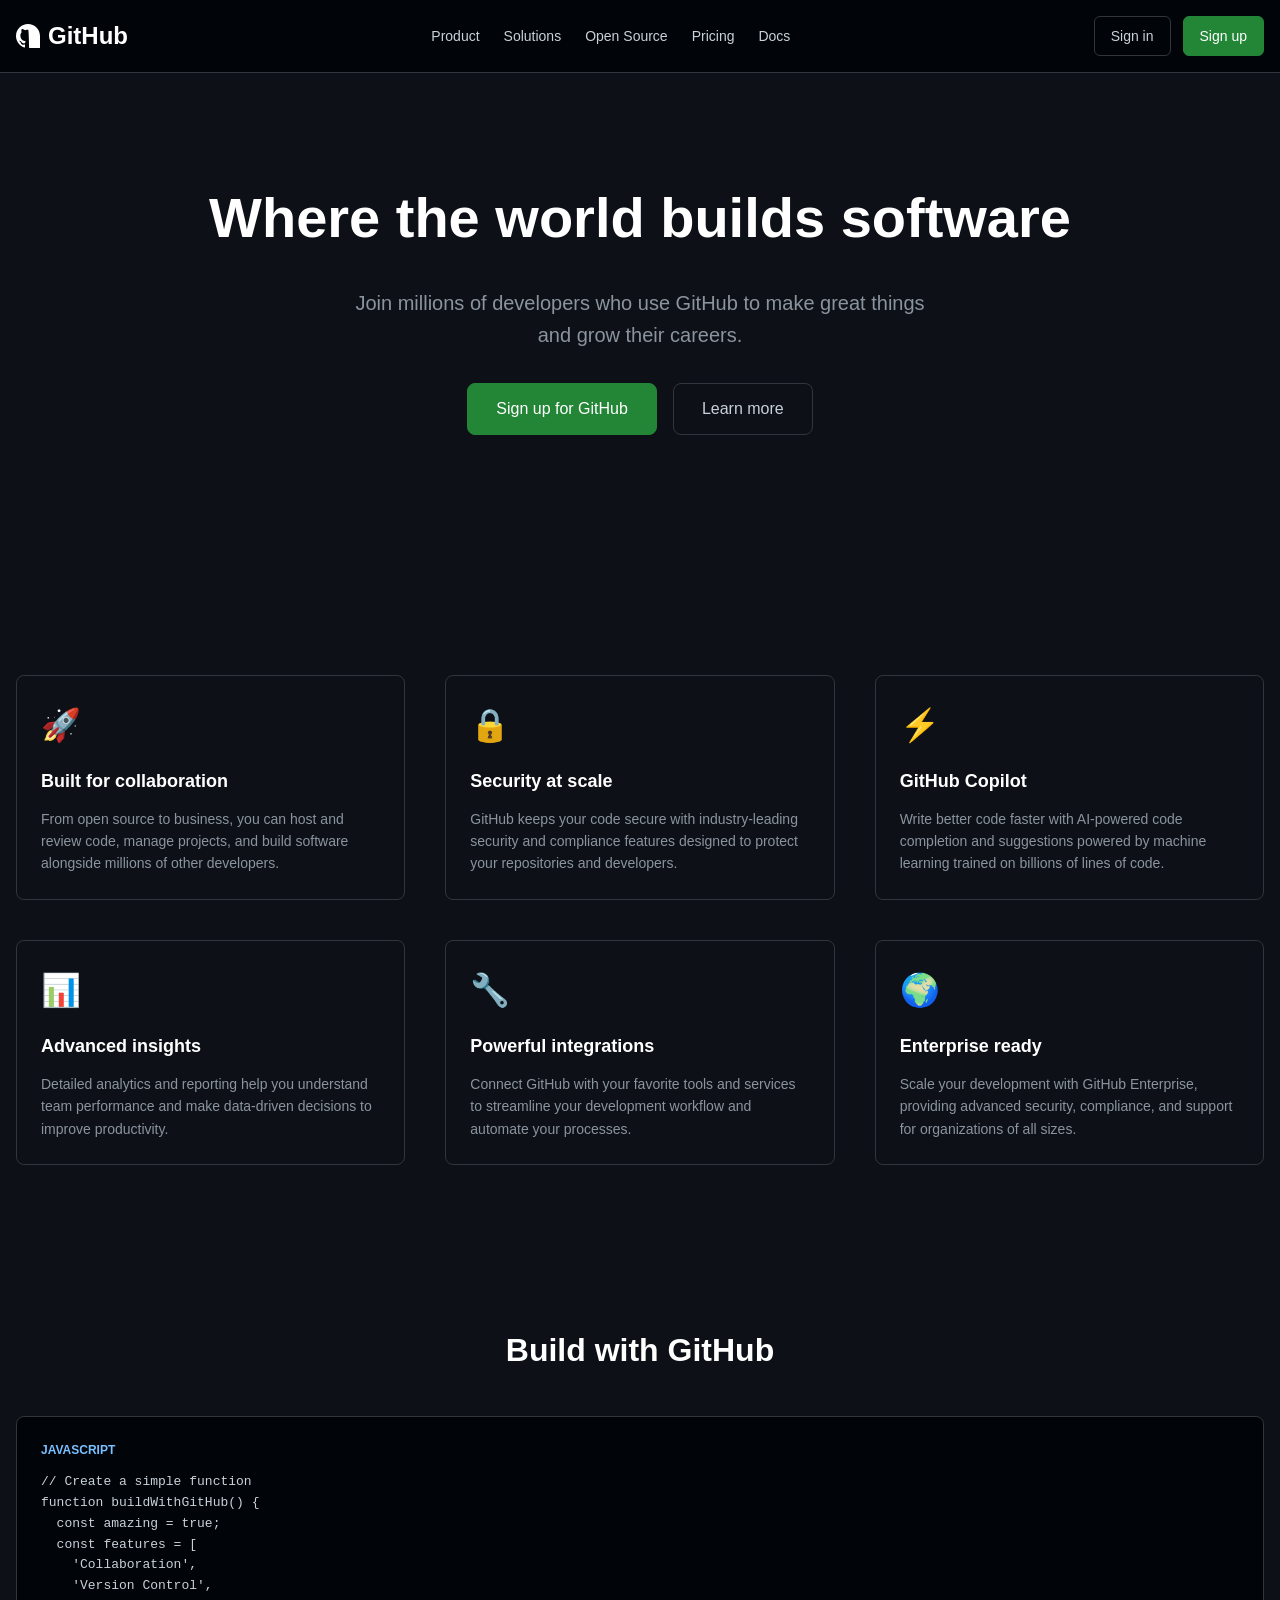
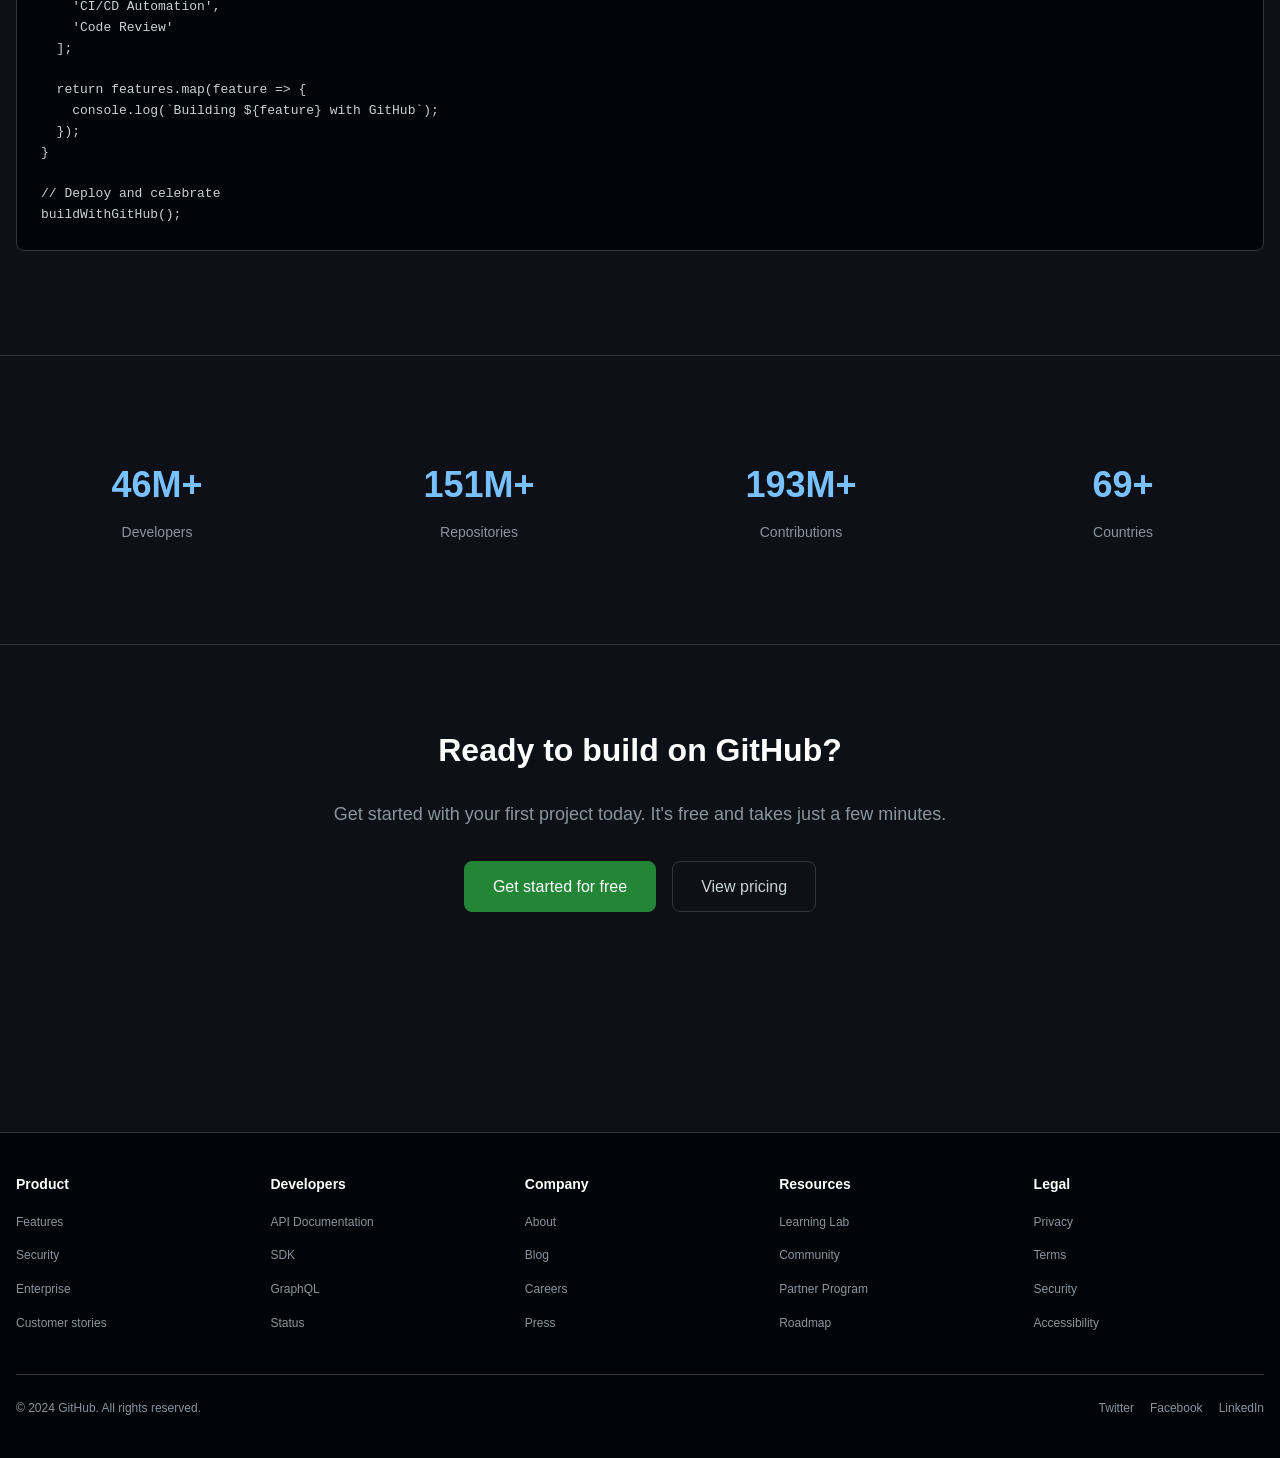
<file: index.html>
<!DOCTYPE html>
<html lang="en">
<head>
    <meta charset="UTF-8">
    <meta name="viewport" content="width=device-width, initial-scale=1.0">
    <title>GitHub - Where the world builds software</title>
    <link rel="stylesheet" href="landingpage.css">
</head>
<body>
    <!-- Header -->
    <header>
        <div class="header-container">
            <a href="#" class="logo">
                <svg width="24" height="24" viewBox="0 0 24 24" fill="currentColor">
                    <path d="M12 0C5.37 0 0 5.37 0 12c0 5.31 3.435 9.795 8.205 11.385.6.105.825-.255.825-.57 0-.285-.015-1.23-.015-2.235-3.015.555-3.795-.735-4.035-1.41-.135-.345-.72-1.41-1.23-1.695-.42-.225-1.02-.78-.015-.795.945-.015 1.62.87 1.845 1.23 1.08 1.815 2.805 1.305 3.495.99.105-.78.42-1.305.765-1.605-2.67-.3-5.46-1.335-5.46-5.925 0-1.305.465-2.385 1.23-3.225-.12-.3-.54-1.53.12-3.18 0 0 1.005-.315 3.3 1.23.96-.27 1.98-.405 3-.405s2.04.135 3 405c2.295-1.56 3.3-1.23 3.3-1.23.66 1.65.24 2.88.12 3.18.765.84 1.23 1.905 1.23 3.225 0 4.605-2.805 5.625-5.475 5.925.435.375.81 1.095.81 2.22 0 1.605-.015 2.895-.015 3.3 0 .315.225.69.825.57A12.004 12.004 0 0024 12c0-6.63-5.37-12-12-12z"/>
                </svg>
                GitHub
            </a>
            <nav>
                <a href="#">Product</a>
                <a href="#">Solutions</a>
                <a href="#">Open Source</a>
                <a href="#">Pricing</a>
                <a href="#">Docs</a>
            </nav>
            <div class="nav-buttons">
                <a href="dashboard.html" class="btn">Sign in</a>
                <a href="dashboard.html" class="btn btn-primary">Sign up</a>
            </div>
        </div>
    </header>

    <!-- Hero Section -->
    <section class="hero">
        <h1>Where the world builds software</h1>
        <p>Join millions of developers who use GitHub to make great things and grow their careers.</p>
        <div class="hero-buttons">
            <a href="dashboard.html" class="btn btn-primary btn-large">Sign up for GitHub</a>
            <a href="#" class="btn btn-large">Learn more</a>
        </div>
    </section>

    <!-- Features -->
    <section class="features">
        <div class="feature-card">
            <div class="feature-icon">🚀</div>
            <h3>Built for collaboration</h3>
            <p>From open source to business, you can host and review code, manage projects, and build software alongside millions of other developers.</p>
        </div>
        <div class="feature-card">
            <div class="feature-icon">🔒</div>
            <h3>Security at scale</h3>
            <p>GitHub keeps your code secure with industry-leading security and compliance features designed to protect your repositories and developers.</p>
        </div>
        <div class="feature-card">
            <div class="feature-icon">⚡</div>
            <h3>GitHub Copilot</h3>
            <p>Write better code faster with AI-powered code completion and suggestions powered by machine learning trained on billions of lines of code.</p>
        </div>
        <div class="feature-card">
            <div class="feature-icon">📊</div>
            <h3>Advanced insights</h3>
            <p>Detailed analytics and reporting help you understand team performance and make data-driven decisions to improve productivity.</p>
        </div>
        <div class="feature-card">
            <div class="feature-icon">🔧</div>
            <h3>Powerful integrations</h3>
            <p>Connect GitHub with your favorite tools and services to streamline your development workflow and automate your processes.</p>
        </div>
        <div class="feature-card">
            <div class="feature-icon">🌍</div>
            <h3>Enterprise ready</h3>
            <p>Scale your development with GitHub Enterprise, providing advanced security, compliance, and support for organizations of all sizes.</p>
        </div>
    </section>

    <!-- Code Showcase -->
    <section class="showcase">
        <h2>Build with GitHub</h2>
        <div class="code-example">
            <div class="code-language">JavaScript</div>
            <pre>// Create a simple function
function buildWithGitHub() {
  const amazing = true;
  const features = [
    'Collaboration',
    'Version Control',
    'CI/CD Automation',
    'Code Review'
  ];
  
  return features.map(feature => {
    console.log(`Building ${feature} with GitHub`);
  });
}

// Deploy and celebrate
buildWithGitHub();</pre>
        </div>
    </section>

    <!-- Stats -->
    <section class="stats">
        <div class="stat">
            <div class="stat-number">100M+</div>
            <div class="stat-label">Developers</div>
        </div>
        <div class="stat">
            <div class="stat-number">330M+</div>
            <div class="stat-label">Repositories</div>
        </div>
        <div class="stat">
            <div class="stat-number">420M+</div>
            <div class="stat-label">Contributions</div>
        </div>
        <div class="stat">
            <div class="stat-number">150+</div>
            <div class="stat-label">Countries</div>
        </div>
    </section>

    <!-- CTA Section -->
    <section class="cta">
        <h2>Ready to build on GitHub?</h2>
        <p>Get started with your first project today. It's free and takes just a few minutes.</p>
        <div class="hero-buttons">
            <a href="dashboard.html" class="btn btn-primary btn-large">Get started for free</a>
            <a href="#" class="btn btn-large">View pricing</a>
        </div>
    </section>

    <!-- Footer -->
    <footer>
        <div class="footer-container">
            <div class="footer-content">
                <div class="footer-section">
                    <h4>Product</h4>
                    <ul>
                        <li><a href="#">Features</a></li>
                        <li><a href="#">Security</a></li>
                        <li><a href="#">Enterprise</a></li>
                        <li><a href="#">Customer stories</a></li>
                    </ul>
                </div>
                <div class="footer-section">
                    <h4>Developers</h4>
                    <ul>
                        <li><a href="#">API Documentation</a></li>
                        <li><a href="#">SDK</a></li>
                        <li><a href="#">GraphQL</a></li>
                        <li><a href="#">Status</a></li>
                    </ul>
                </div>
                <div class="footer-section">
                    <h4>Company</h4>
                    <ul>
                        <li><a href="#">About</a></li>
                        <li><a href="#">Blog</a></li>
                        <li><a href="#">Careers</a></li>
                        <li><a href="#">Press</a></li>
                    </ul>
                </div>
                <div class="footer-section">
                    <h4>Resources</h4>
                    <ul>
                        <li><a href="#">Learning Lab</a></li>
                        <li><a href="#">Community</a></li>
                        <li><a href="#">Partner Program</a></li>
                        <li><a href="#">Roadmap</a></li>
                    </ul>
                </div>
                <div class="footer-section">
                    <h4>Legal</h4>
                    <ul>
                        <li><a href="#">Privacy</a></li>
                        <li><a href="#">Terms</a></li>
                        <li><a href="#">Security</a></li>
                        <li><a href="#">Accessibility</a></li>
                    </ul>
                </div>
            </div>
            <div class="footer-bottom">
                <span>&copy; 2024 GitHub. All rights reserved.</span>
                <div class="social-links">
                    <a href="#">Twitter</a>
                    <a href="#">Facebook</a>
                    <a href="#">LinkedIn</a>
                </div>
            </div>
        </div>
    </footer>

    <script src="landingpage.js"></script>
</body>
</html>
</file>
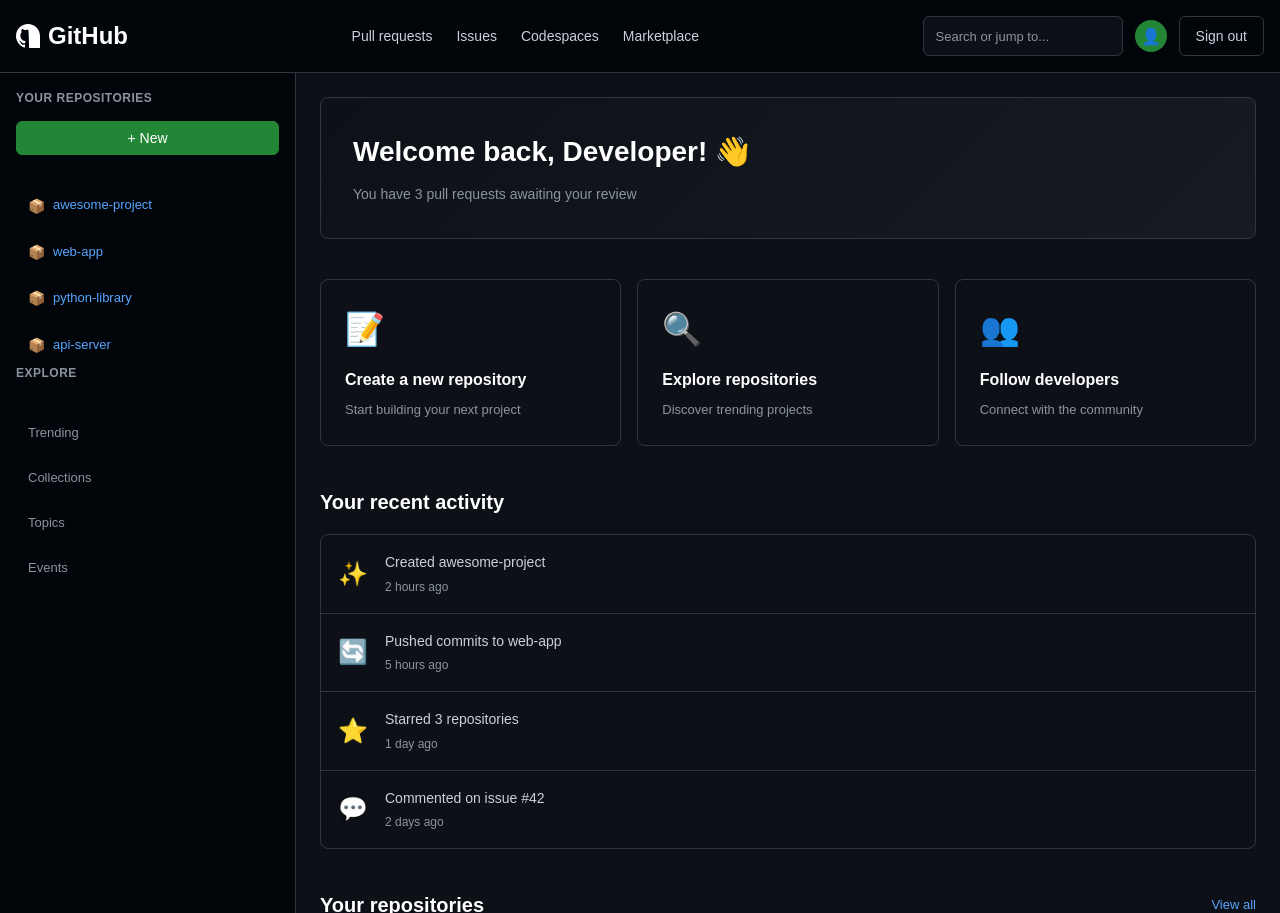
<file: dashboard.html>
<!DOCTYPE html>
<html lang="en">
<head>
    <meta charset="UTF-8">
    <meta name="viewport" content="width=device-width, initial-scale=1.0">
    <title>Dashboard - GitHub</title>
    <link rel="stylesheet" href="landingpage.css">
    <link rel="stylesheet" href="dashboard.css">
</head>
<body>
    <!-- Header -->
    <header>
        <div class="header-container">
            <a href="index.html" class="logo">
                <svg width="24" height="24" viewBox="0 0 24 24" fill="currentColor">
                    <path d="M12 0C5.37 0 0 5.37 0 12c0 5.31 3.435 9.795 8.205 11.385.6.105.825-.255.825-.57 0-.285-.015-1.23-.015-2.235-3.015.555-3.795-.735-4.035-1.41-.135-.345-.72-1.41-1.23-1.695-.42-.225-1.02-.78-.015-.795.945-.015 1.62.87 1.845 1.23 1.08 1.815 2.805 1.305 3.495.99.105-.78.42-1.305.765-1.605-2.67-.3-5.46-1.335-5.46-5.925 0-1.305.465-2.385 1.23-3.225-.12-.3-.54-1.53.12-3.18 0 0 1.005-.315 3.3 1.23.96-.27 1.98-.405 3-.405s2.04.135 3 405c2.295-1.56 3.3-1.23 3.3-1.23.66 1.65.24 2.88.12 3.18.765.84 1.23 1.905 1.23 3.225 0 4.605-2.805 5.625-5.475 5.925.435.375.81 1.095.81 2.22 0 1.605-.015 2.895-.015 3.3 0 .315.225.69.825.57A12.004 12.004 0 0024 12c0-6.63-5.37-12-12-12z"/>
                </svg>
                GitHub
            </a>
            <nav>
                <a href="#">Pull requests</a>
                <a href="#">Issues</a>
                <a href="#">Codespaces</a>
                <a href="#">Marketplace</a>
            </nav>
            <div class="nav-buttons">
                <input type="text" class="search-box" placeholder="Search or jump to...">
                <div class="user-menu">
                    <button class="user-avatar">👤</button>
                    <a href="index.html" class="btn">Sign out</a>
                </div>
            </div>
        </div>
    </header>

    <!-- Main Content -->
    <div class="dashboard-container">
        <!-- Sidebar -->
        <aside class="sidebar">
            <div class="sidebar-section">
                <h3>Your repositories</h3>
                <button class="btn btn-primary new-repo-btn">+ New</button>
            </div>
            <div class="repo-list">
                <div class="repo-item">
                    <span class="repo-icon">📦</span>
                    <a href="#">awesome-project</a>
                </div>
                <div class="repo-item">
                    <span class="repo-icon">📦</span>
                    <a href="#">web-app</a>
                </div>
                <div class="repo-item">
                    <span class="repo-icon">📦</span>
                    <a href="#">python-library</a>
                </div>
                <div class="repo-item">
                    <span class="repo-icon">📦</span>
                    <a href="#">api-server</a>
                </div>
            </div>

            <div class="sidebar-section">
                <h3>Explore</h3>
            </div>
            <div class="explore-list">
                <a href="#">Trending</a>
                <a href="#">Collections</a>
                <a href="#">Topics</a>
                <a href="#">Events</a>
            </div>
        </aside>

        <!-- Main Feed -->
        <main class="main-feed">
            <!-- Welcome Section -->
            <section class="welcome-section">
                <div class="welcome-card">
                    <h2>Welcome back, Developer! 👋</h2>
                    <p>You have 3 pull requests awaiting your review</p>
                </div>
            </section>

            <!-- Quick Links -->
            <section class="quick-links">
                <a href="#" class="quick-link-card">
                    <div class="icon">📝</div>
                    <h3>Create a new repository</h3>
                    <p>Start building your next project</p>
                </a>
                <a href="#" class="quick-link-card">
                    <div class="icon">🔍</div>
                    <h3>Explore repositories</h3>
                    <p>Discover trending projects</p>
                </a>
                <a href="#" class="quick-link-card">
                    <div class="icon">👥</div>
                    <h3>Follow developers</h3>
                    <p>Connect with the community</p>
                </a>
            </section>

            <!-- Recent Activity -->
            <section class="recent-section">
                <h3>Your recent activity</h3>
                <div class="activity-list">
                    <div class="activity-item">
                        <div class="activity-icon">✨</div>
                        <div class="activity-content">
                            <h4>Created awesome-project</h4>
                            <p>2 hours ago</p>
                        </div>
                    </div>
                    <div class="activity-item">
                        <div class="activity-icon">🔄</div>
                        <div class="activity-content">
                            <h4>Pushed commits to web-app</h4>
                            <p>5 hours ago</p>
                        </div>
                    </div>
                    <div class="activity-item">
                        <div class="activity-icon">⭐</div>
                        <div class="activity-content">
                            <h4>Starred 3 repositories</h4>
                            <p>1 day ago</p>
                        </div>
                    </div>
                    <div class="activity-item">
                        <div class="activity-icon">💬</div>
                        <div class="activity-content">
                            <h4>Commented on issue #42</h4>
                            <p>2 days ago</p>
                        </div>
                    </div>
                </div>
            </section>

            <!-- Repositories Section -->
            <section class="repositories-section">
                <div class="section-header">
                    <h3>Your repositories</h3>
                    <a href="#" class="view-all">View all</a>
                </div>
                <div class="repo-grid">
                    <div class="repo-card">
                        <div class="repo-header">
                            <h4>awesome-project</h4>
                            <span class="repo-badge">Public</span>
                        </div>
                        <p class="repo-description">A collection of awesome tools and resources for developers</p>
                        <div class="repo-meta">
                            <span class="language">JavaScript</span>
                            <span class="stars">⭐ 342</span>
                            <span class="forks">🍴 89</span>
                        </div>
                    </div>

                    <div class="repo-card">
                        <div class="repo-header">
                            <h4>web-app</h4>
                            <span class="repo-badge private">Private</span>
                        </div>
                        <p class="repo-description">A modern web application built with React and Node.js</p>
                        <div class="repo-meta">
                            <span class="language">TypeScript</span>
                            <span class="stars">⭐ 156</span>
                            <span class="forks">🍴 42</span>
                        </div>
                    </div>

                    <div class="repo-card">
                        <div class="repo-header">
                            <h4>python-library</h4>
                            <span class="repo-badge">Public</span>
                        </div>
                        <p class="repo-description">A Python library for data processing and analysis</p>
                        <div class="repo-meta">
                            <span class="language">Python</span>
                            <span class="stars">⭐ 512</span>
                            <span class="forks">🍴 201</span>
                        </div>
                    </div>

                    <div class="repo-card">
                        <div class="repo-header">
                            <h4>api-server</h4>
                            <span class="repo-badge">Public</span>
                        </div>
                        <p class="repo-description">RESTful API server with authentication and rate limiting</p>
                        <div class="repo-meta">
                            <span class="language">Go</span>
                            <span class="stars">⭐ 289</span>
                            <span class="forks">🍴 67</span>
                        </div>
                    </div>

                    <div class="repo-card">
                        <div class="repo-header">
                            <h4>mobile-app</h4>
                            <span class="repo-badge">Public</span>
                        </div>
                        <p class="repo-description">Cross-platform mobile application using React Native</p>
                        <div class="repo-meta">
                            <span class="language">JavaScript</span>
                            <span class="stars">⭐ 198</span>
                            <span class="forks">🍴 54</span>
                        </div>
                    </div>

                    <div class="repo-card">
                        <div class="repo-header">
                            <h4>docs</h4>
                            <span class="repo-badge">Public</span>
                        </div>
                        <p class="repo-description">Documentation and guides for all projects</p>
                        <div class="repo-meta">
                            <span class="language">Markdown</span>
                            <span class="stars">⭐ 87</span>
                            <span class="forks">🍴 23</span>
                        </div>
                    </div>
                </div>
            </section>

            <!-- Trending Section -->
            <section class="trending-section">
                <h3>Trending repositories this week</h3>
                <div class="trending-list">
                    <div class="trending-item">
                        <div class="trending-header">
                            <a href="#" class="trending-repo">awesome-repo</a>
                            <span class="trending-lang">Python</span>
                        </div>
                        <p>An amazing repository that's trending on GitHub</p>
                        <div class="trending-stats">
                            <span>⭐ 5.2K stars today</span>
                        </div>
                    </div>

                    <div class="trending-item">
                        <div class="trending-header">
                            <a href="#" class="trending-repo">super-project</a>
                            <span class="trending-lang">JavaScript</span>
                        </div>
                        <p>A fantastic JavaScript project trending right now</p>
                        <div class="trending-stats">
                            <span>⭐ 3.8K stars today</span>
                        </div>
                    </div>

                    <div class="trending-item">
                        <div class="trending-header">
                            <a href="#" class="trending-repo">cool-tool</a>
                            <span class="trending-lang">Go</span>
                        </div>
                        <p>A useful CLI tool that's catching everyone's attention</p>
                        <div class="trending-stats">
                            <span>⭐ 2.1K stars today</span>
                        </div>
                    </div>
                </div>
            </section>
        </main>
    </div>

    <script src="landingpage.js"></script>
    <script src="dashboard.js"></script>
</body>
</html>
</file>
<file: landingpage.css>
* {
    margin: 0;
    padding: 0;
    box-sizing: border-box;
}

body {
    font-family: -apple-system, BlinkMacSystemFont, 'Segoe UI', Helvetica, Arial, sans-serif;
    background: #0d1117;
    color: #c9d1d9;
    line-height: 1.6;
}

/* Header */
header {
    background: #010409;
    border-bottom: 1px solid #30363d;
    padding: 16px 0;
    position: sticky;
    top: 0;
    z-index: 100;
}

.header-container {
    max-width: 1280px;
    margin: 0 auto;
    padding: 0 16px;
    display: flex;
    justify-content: space-between;
    align-items: center;
}

.logo {
    font-size: 24px;
    font-weight: 600;
    color: #ffffff;
    text-decoration: none;
    display: flex;
    align-items: center;
    gap: 8px;
    transition: color 0.2s;
}

.logo:hover {
    color: #79c0ff;
}

nav {
    display: flex;
    gap: 24px;
    align-items: center;
}

nav a {
    color: #c9d1d9;
    text-decoration: none;
    font-size: 14px;
    transition: color 0.2s;
}

nav a:hover {
    color: #79c0ff;
}

.nav-buttons {
    display: flex;
    gap: 12px;
}

.btn {
    padding: 8px 16px;
    border-radius: 6px;
    border: 1px solid #30363d;
    background: transparent;
    color: #c9d1d9;
    cursor: pointer;
    font-size: 14px;
    font-weight: 500;
    text-decoration: none;
    display: inline-block;
    transition: all 0.2s;
}

.btn:hover {
    background: #30363d;
    border-color: #58a6ff;
    color: #79c0ff;
}

.btn-primary {
    background: #238636;
    border-color: #238636;
    color: #ffffff;
}

.btn-primary:hover {
    background: #2ea043;
    border-color: #2ea043;
}

/* Hero Section */
.hero {
    max-width: 1280px;
    margin: 0 auto;
    padding: 100px 16px;
    text-align: center;
}

.hero h1 {
    font-size: 56px;
    font-weight: 700;
    margin-bottom: 24px;
    color: #ffffff;
}

.hero p {
    font-size: 20px;
    color: #8b949e;
    margin-bottom: 32px;
    max-width: 600px;
    margin-left: auto;
    margin-right: auto;
}

.hero-buttons {
    display: flex;
    gap: 16px;
    justify-content: center;
    margin-bottom: 60px;
}

.btn-large {
    padding: 12px 28px;
    font-size: 16px;
    border-radius: 8px;
}

/* Features Grid */
.features {
    max-width: 1280px;
    margin: 0 auto;
    padding: 80px 16px;
    display: grid;
    grid-template-columns: repeat(auto-fit, minmax(300px, 1fr));
    gap: 40px;
}

.feature-card {
    padding: 24px;
    border: 1px solid #30363d;
    border-radius: 8px;
    background: #0d1117;
    transition: all 0.3s;
}

.feature-card:hover {
    border-color: #58a6ff;
    background: #161b22;
    transform: translateY(-4px);
}

.feature-icon {
    font-size: 32px;
    margin-bottom: 16px;
}

.feature-card h3 {
    font-size: 18px;
    font-weight: 600;
    margin-bottom: 12px;
    color: #ffffff;
}

.feature-card p {
    font-size: 14px;
    color: #8b949e;
}

/* Code Showcase */
.showcase {
    max-width: 1280px;
    margin: 0 auto;
    padding: 80px 16px;
}

.showcase h2 {
    font-size: 32px;
    font-weight: 600;
    margin-bottom: 40px;
    color: #ffffff;
    text-align: center;
}

.code-example {
    background: #010409;
    border: 1px solid #30363d;
    border-radius: 8px;
    padding: 24px;
    margin-bottom: 24px;
    overflow-x: auto;
}

.code-example pre {
    color: #c9d1d9;
    font-family: 'Monaco', 'Menlo', monospace;
    font-size: 13px;
    line-height: 1.6;
}

.code-language {
    color: #79c0ff;
    font-size: 12px;
    font-weight: 600;
    margin-bottom: 12px;
    text-transform: uppercase;
}

/* Stats Section */
.stats {
    max-width: 1280px;
    margin: 0 auto;
    padding: 80px 16px;
    display: grid;
    grid-template-columns: repeat(auto-fit, minmax(200px, 1fr));
    gap: 40px;
    text-align: center;
    border-top: 1px solid #30363d;
    border-bottom: 1px solid #30363d;
}

.stat {
    padding: 20px;
}

.stat-number {
    font-size: 36px;
    font-weight: 700;
    color: #79c0ff;
    margin-bottom: 8px;
}

.stat-label {
    font-size: 14px;
    color: #8b949e;
}

/* CTA Section */
.cta {
    max-width: 1280px;
    margin: 0 auto;
    padding: 80px 16px;
    text-align: center;
}

.cta h2 {
    font-size: 32px;
    font-weight: 600;
    margin-bottom: 24px;
    color: #ffffff;
}

.cta p {
    font-size: 18px;
    color: #8b949e;
    margin-bottom: 32px;
}

/* Footer */
footer {
    background: #010409;
    border-top: 1px solid #30363d;
    padding: 40px 16px;
    margin-top: 80px;
}

.footer-container {
    max-width: 1280px;
    margin: 0 auto;
}

.footer-content {
    display: grid;
    grid-template-columns: repeat(auto-fit, minmax(180px, 1fr));
    gap: 24px;
    margin-bottom: 32px;
}

.footer-section h4 {
    font-size: 14px;
    font-weight: 600;
    color: #ffffff;
    margin-bottom: 12px;
}

.footer-section ul {
    list-style: none;
}

.footer-section li {
    margin-bottom: 8px;
}

.footer-section a {
    color: #8b949e;
    text-decoration: none;
    font-size: 12px;
    transition: color 0.2s;
}

.footer-section a:hover {
    color: #79c0ff;
}

.footer-bottom {
    border-top: 1px solid #30363d;
    padding-top: 24px;
    display: flex;
    justify-content: space-between;
    align-items: center;
    font-size: 12px;
    color: #8b949e;
}

.social-links {
    display: flex;
    gap: 16px;
}

.social-links a {
    color: #8b949e;
    text-decoration: none;
    transition: color 0.2s;
}

.social-links a:hover {
    color: #79c0ff;
}

/* Responsive */
@media (max-width: 768px) {
    .hero h1 {
        font-size: 36px;
    }

    .hero p {
        font-size: 16px;
    }

    .hero-buttons {
        flex-direction: column;
        align-items: center;
    }

    nav {
        gap: 12px;
    }

    .footer-bottom {
        flex-direction: column;
        gap: 16px;
    }

    .header-container {
        flex-wrap: wrap;
        gap: 16px;
    }
}
</file>
<file: dashboard.css>
/* Dashboard Layout */
.dashboard-container {
    display: grid;
    grid-template-columns: 296px 1fr;
    gap: 0;
    min-height: calc(100vh - 60px);
}

.sidebar {
    background: #010409;
    border-right: 1px solid #30363d;
    padding: 16px;
    overflow-y: auto;
    max-height: calc(100vh - 60px);
    position: sticky;
    top: 60px;
}

.sidebar-section {
    margin-bottom: 32px;
}

.sidebar-section h3 {
    font-size: 12px;
    font-weight: 600;
    color: #8b949e;
    text-transform: uppercase;
    margin-bottom: 12px;
    letter-spacing: 0.5px;
}

.new-repo-btn {
    width: 100%;
    text-align: center;
}

.repo-list,
.explore-list {
    display: flex;
    flex-direction: column;
    gap: 8px;
}

.repo-item {
    display: flex;
    align-items: center;
    gap: 8px;
    padding: 8px 12px;
    border-radius: 6px;
    cursor: pointer;
    transition: background 0.2s;
}

.repo-item:hover {
    background: #161b22;
}

.repo-icon {
    font-size: 14px;
}

.repo-item a {
    color: #58a6ff;
    text-decoration: none;
    font-size: 13px;
    flex: 1;
    overflow: hidden;
    text-overflow: ellipsis;
    white-space: nowrap;
}

.repo-item a:hover {
    text-decoration: underline;
}

.explore-list a {
    color: #8b949e;
    text-decoration: none;
    font-size: 13px;
    padding: 8px 12px;
    border-radius: 6px;
    transition: all 0.2s;
    display: block;
}

.explore-list a:hover {
    background: #161b22;
    color: #c9d1d9;
}

/* Main Feed */
.main-feed {
    padding: 24px;
    overflow-y: auto;
    max-height: calc(100vh - 60px);
}

/* Welcome Section */
.welcome-section {
    margin-bottom: 40px;
}

.welcome-card {
    background: linear-gradient(135deg, #0d1117 0%, #161b22 100%);
    border: 1px solid #30363d;
    border-radius: 8px;
    padding: 32px;
    color: #c9d1d9;
}

.welcome-card h2 {
    font-size: 28px;
    font-weight: 600;
    color: #ffffff;
    margin-bottom: 8px;
}

.welcome-card p {
    font-size: 14px;
    color: #8b949e;
}

/* Quick Links */
.quick-links {
    display: grid;
    grid-template-columns: repeat(auto-fit, minmax(250px, 1fr));
    gap: 16px;
    margin-bottom: 40px;
}

.quick-link-card {
    background: #0d1117;
    border: 1px solid #30363d;
    border-radius: 8px;
    padding: 24px;
    text-decoration: none;
    color: #c9d1d9;
    transition: all 0.3s;
    cursor: pointer;
}

.quick-link-card:hover {
    background: #161b22;
    border-color: #58a6ff;
    transform: translateY(-4px);
}

.quick-link-card .icon {
    font-size: 32px;
    margin-bottom: 12px;
}

.quick-link-card h3 {
    font-size: 16px;
    font-weight: 600;
    color: #ffffff;
    margin-bottom: 8px;
}

.quick-link-card p {
    font-size: 13px;
    color: #8b949e;
}

/* Recent Activity */
.recent-section {
    margin-bottom: 40px;
}

.recent-section h3 {
    font-size: 20px;
    font-weight: 600;
    color: #ffffff;
    margin-bottom: 16px;
}

.activity-list {
    background: #0d1117;
    border: 1px solid #30363d;
    border-radius: 8px;
    overflow: hidden;
}

.activity-item {
    display: flex;
    align-items: center;
    gap: 16px;
    padding: 16px;
    border-bottom: 1px solid #30363d;
    transition: background 0.2s;
}

.activity-item:last-child {
    border-bottom: none;
}

.activity-item:hover {
    background: #161b22;
}

.activity-icon {
    font-size: 24px;
    min-width: 32px;
    text-align: center;
}

.activity-content h4 {
    font-size: 14px;
    font-weight: 500;
    color: #c9d1d9;
    margin-bottom: 4px;
}

.activity-content p {
    font-size: 12px;
    color: #8b949e;
}

/* Repositories Section */
.repositories-section {
    margin-bottom: 40px;
}

.section-header {
    display: flex;
    justify-content: space-between;
    align-items: center;
    margin-bottom: 16px;
}

.section-header h3 {
    font-size: 20px;
    font-weight: 600;
    color: #ffffff;
}

.view-all {
    color: #58a6ff;
    text-decoration: none;
    font-size: 13px;
    transition: color 0.2s;
}

.view-all:hover {
    color: #79c0ff;
    text-decoration: underline;
}

.repo-grid {
    display: grid;
    grid-template-columns: repeat(auto-fill, minmax(320px, 1fr));
    gap: 16px;
}

.repo-card {
    background: #0d1117;
    border: 1px solid #30363d;
    border-radius: 8px;
    padding: 16px;
    transition: all 0.3s;
}

.repo-card:hover {
    background: #161b22;
    border-color: #58a6ff;
}

.repo-header {
    display: flex;
    justify-content: space-between;
    align-items: center;
    margin-bottom: 12px;
    gap: 12px;
}

.repo-card h4 {
    font-size: 15px;
    font-weight: 600;
    color: #58a6ff;
    margin: 0;
    cursor: pointer;
    transition: color 0.2s;
}

.repo-card h4:hover {
    color: #79c0ff;
    text-decoration: underline;
}

.repo-badge {
    display: inline-block;
    padding: 4px 8px;
    background: transparent;
    border: 1px solid #30363d;
    border-radius: 12px;
    font-size: 11px;
    font-weight: 500;
    color: #8b949e;
    white-space: nowrap;
}

.repo-badge.private {
    border-color: #d29922;
    color: #d29922;
}

.repo-description {
    font-size: 13px;
    color: #8b949e;
    margin-bottom: 12px;
    display: -webkit-box;
    -webkit-line-clamp: 2;
    -webkit-box-orient: vertical;
    overflow: hidden;
}

.repo-meta {
    display: flex;
    gap: 16px;
    font-size: 12px;
    color: #8b949e;
    flex-wrap: wrap;
}

.language {
    padding: 4px 8px;
    background: #0d1117;
    border-radius: 12px;
    color: #58a6ff;
}

/* Trending Section */
.trending-section {
    margin-bottom: 40px;
}

.trending-section h3 {
    font-size: 20px;
    font-weight: 600;
    color: #ffffff;
    margin-bottom: 16px;
}

.trending-list {
    display: flex;
    flex-direction: column;
    gap: 16px;
}

.trending-item {
    background: #0d1117;
    border: 1px solid #30363d;
    border-radius: 8px;
    padding: 16px;
    transition: all 0.3s;
}

.trending-item:hover {
    background: #161b22;
    border-color: #58a6ff;
}

.trending-header {
    display: flex;
    justify-content: space-between;
    align-items: center;
    margin-bottom: 8px;
    gap: 12px;
}

.trending-repo {
    color: #58a6ff;
    text-decoration: none;
    font-weight: 500;
    transition: color 0.2s;
}

.trending-repo:hover {
    color: #79c0ff;
    text-decoration: underline;
}

.trending-lang {
    display: inline-block;
    padding: 4px 8px;
    background: transparent;
    border: 1px solid #30363d;
    border-radius: 12px;
    font-size: 11px;
    color: #8b949e;
    white-space: nowrap;
}

.trending-item > p {
    font-size: 13px;
    color: #8b949e;
    margin-bottom: 8px;
}

.trending-stats {
    font-size: 12px;
    color: #8b949e;
}

/* Search Box */
.search-box {
    background: #0d1117;
    border: 1px solid #30363d;
    border-radius: 6px;
    color: #c9d1d9;
    padding: 8px 12px;
    font-size: 13px;
    width: 200px;
    transition: all 0.2s;
}

.search-box:focus {
    outline: none;
    border-color: #58a6ff;
    box-shadow: 0 0 0 3px rgba(88, 166, 255, 0.1);
}

.search-box::placeholder {
    color: #8b949e;
}

/* User Menu */
.user-menu {
    display: flex;
    align-items: center;
    gap: 12px;
}

.user-avatar {
    background: #238636;
    border: none;
    color: #ffffff;
    width: 32px;
    height: 32px;
    border-radius: 50%;
    cursor: pointer;
    font-size: 16px;
    transition: background 0.2s;
    display: flex;
    align-items: center;
    justify-content: center;
}

.user-avatar:hover {
    background: #2ea043;
}

/* Responsive */
@media (max-width: 1024px) {
    .dashboard-container {
        grid-template-columns: 1fr;
    }

    .sidebar {
        display: none;
    }

    .repo-grid {
        grid-template-columns: repeat(auto-fill, minmax(280px, 1fr));
    }
}

@media (max-width: 768px) {
    .main-feed {
        padding: 16px;
    }

    .quick-links {
        grid-template-columns: 1fr;
    }

    .repo-grid {
        grid-template-columns: 1fr;
    }

    .search-box {
        width: 120px;
    }

    .header-container {
        gap: 8px;
    }

    nav {
        display: none;
    }
}
</file>
